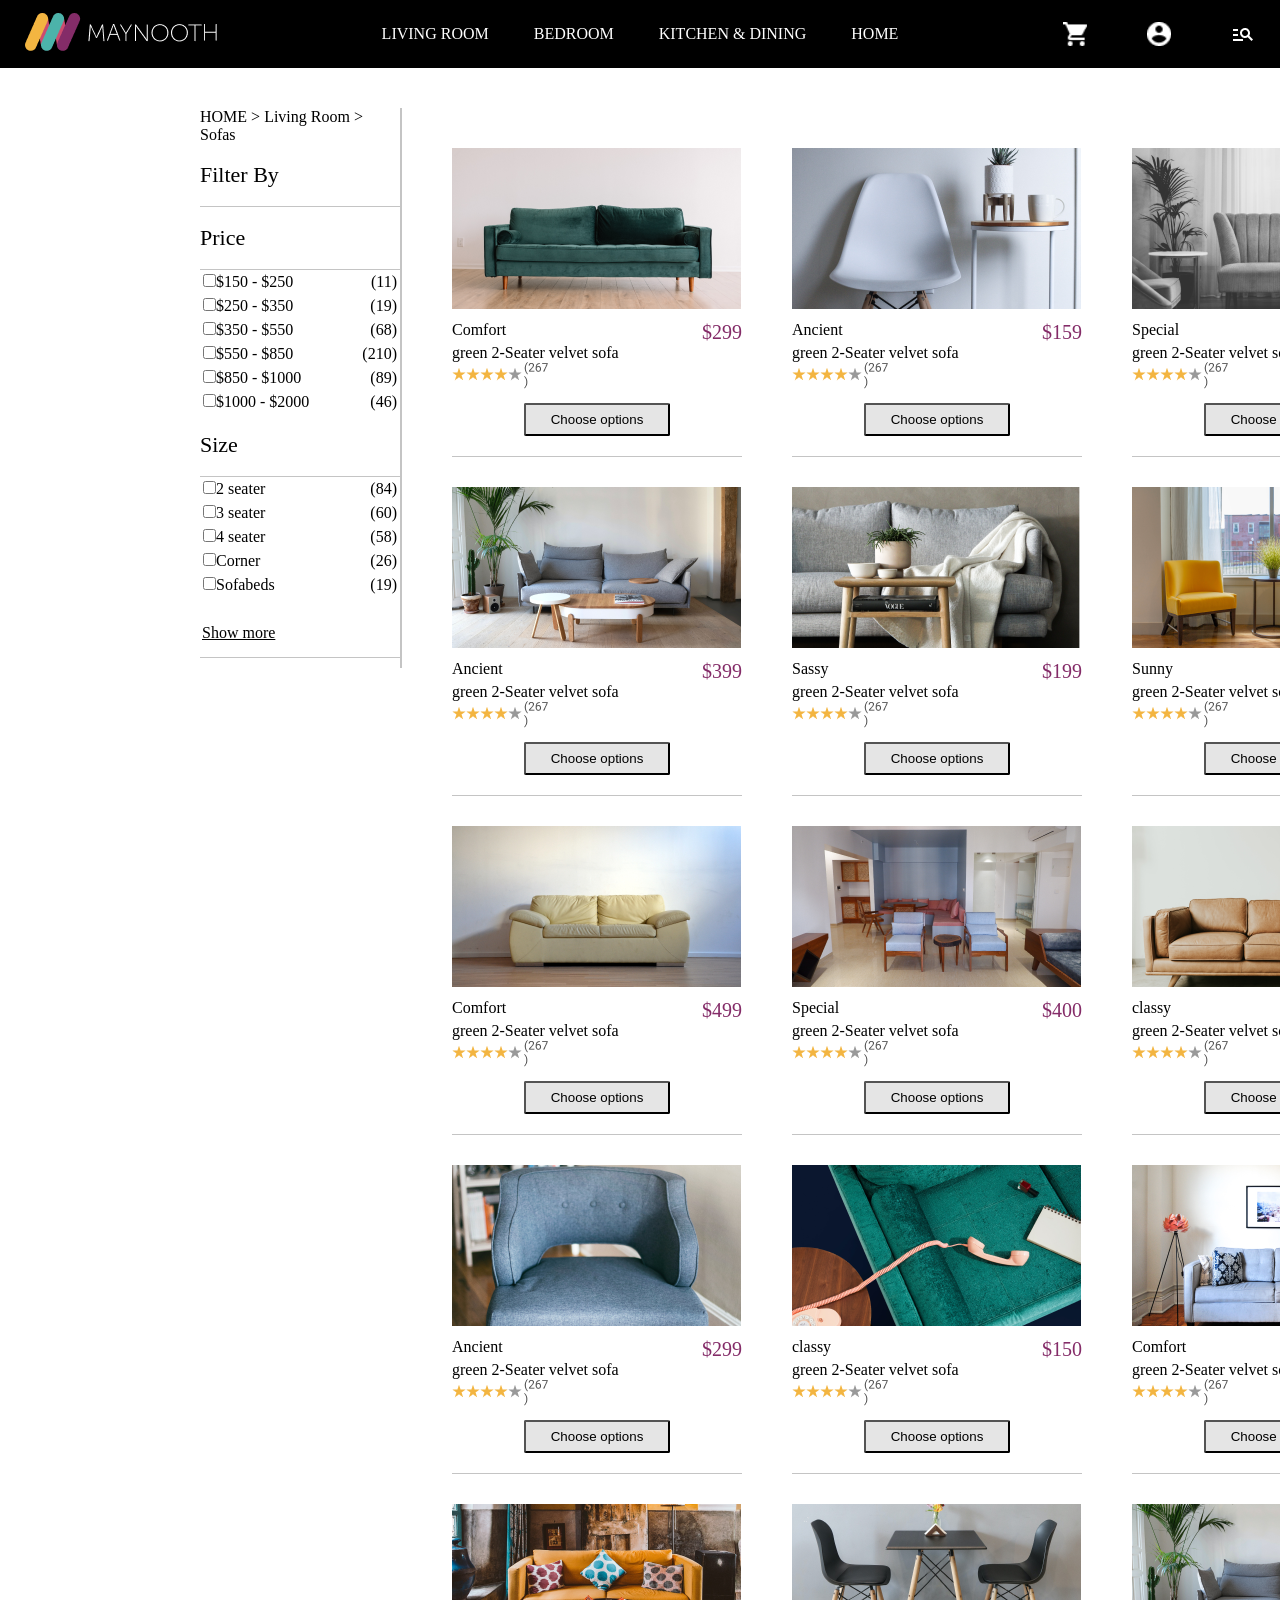
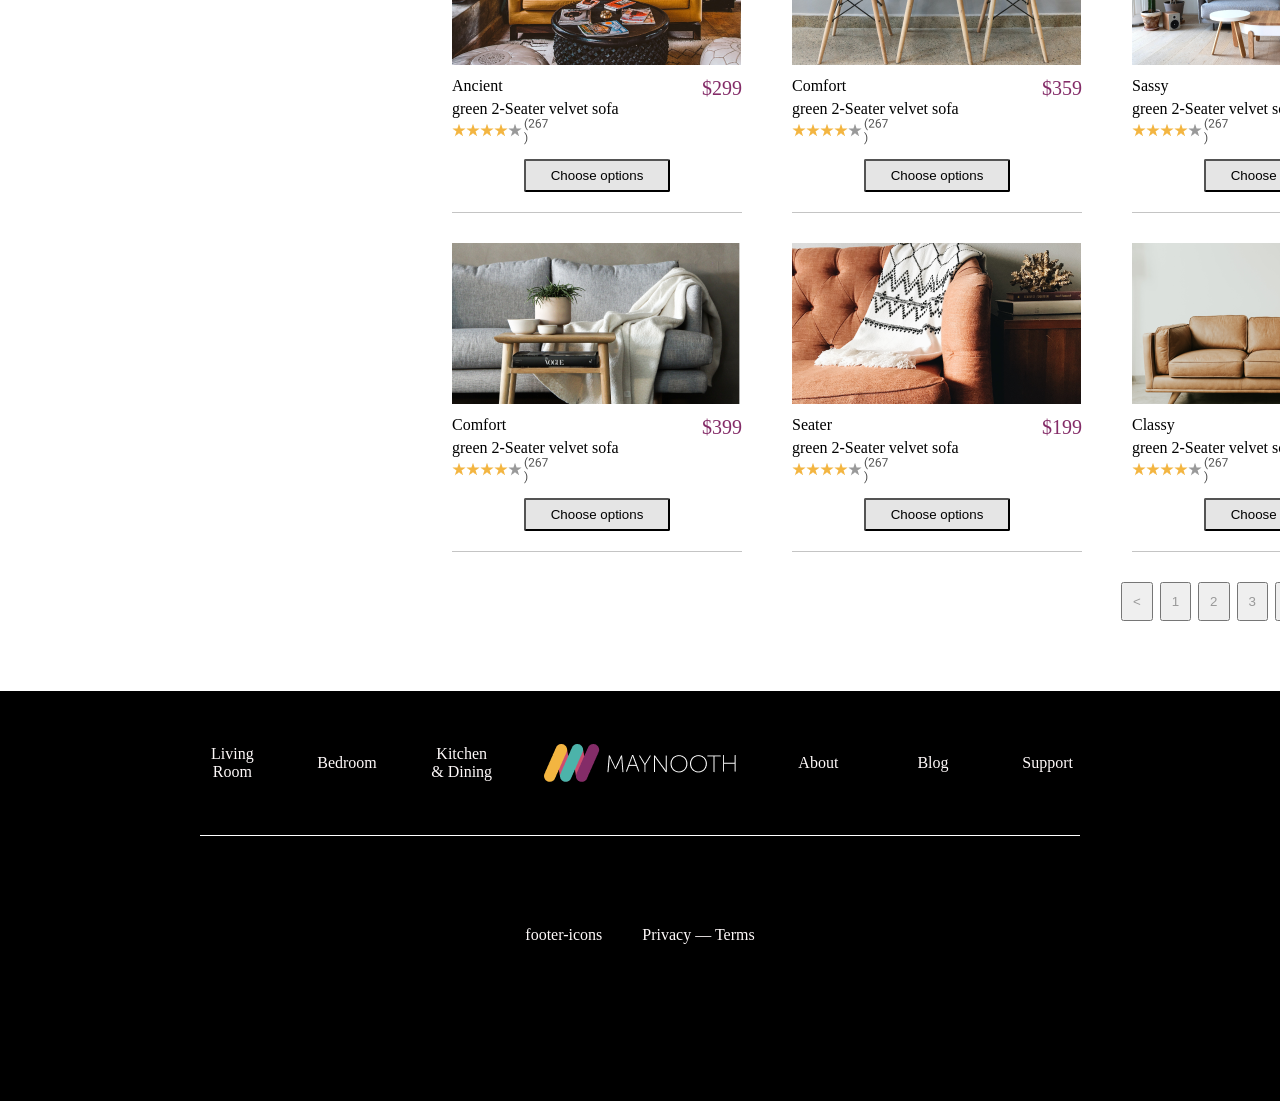
<file: category.html>
<!doctype html>
<html lang="en">
  <head>
    <meta charset="UTF-8" />
    <meta name="viewport" content="width=device-width, initial-scale=1.0" />
    <title>Category</title>
    <link rel="stylesheet" href="./css/style.css" />
  </head>
  <body>
    <div class="contener">
      <header>
        <nav>
          <div class="logo">
            <img src="./images/Logo-Maynooth-Option1 1.png" alt="" />
          </div>
          <div class="a">
            <a href="./living.html">LIVING ROOM</a>
            <a href="#">BEDROOM</a>
            <a href="#">KITCHEN & DINING</a>
            <a href="./index.html">HOME</a>
          </div>
          <div class="icons">
            <img src="./images/Vector.png" alt="" />
            <img src="./images/Vector (1).png" alt="" />
            <img src="./images/manage_search_black_24dp 1.png" alt="" />
          </div>
        </nav>
      </header>
      <main>
        <div class="category-main">
            <div class="main-one">
          <p>HOME > Living Room > Sofas</p>
          <h2>Filter By</h2>
          <h2>Price</h2>
          <div class="umum">
            <div class="ps">
              <label for="">
                <p><input type="checkbox" />$150 - $250</p>
                <p>(11)</p>
              </label>
              <label for="">
                <p><input type="checkbox" />$250 - $350</p>
                <p>(19)</p>
              </label>
              <label for="">
                <p><input type="checkbox" />$350 - $550</p>
                <p>(68)</p>
              </label>
              <label for="">
                <p><input type="checkbox" />$550 - $850</p>
                <p>(210)</p>
              </label>
              <label for="">
                <p><input type="checkbox" />$850 - $1000</p>
                <p>(89)</p>
              </label>
              <label for="">
                <p><input type="checkbox" />$1000 - $2000</p>
                <p>(46)</p>
              </label>
            </div>
            <div class="ps">
              <h2>Size</h2>
              <label for="">
                <p><input type="checkbox" />2 seater</p>
                <p>(84)</p>
              </label>
              <label for="">
                <p><input type="checkbox" />3 seater</p>
                <p>(60)</p>
              </label>
              <label for="">
                <p><input type="checkbox" />4 seater</p>
                <p>(58)</p>
              </label>
              <label for="">
                <p><input type="checkbox" />Corner</p>
                <p>(26)</p>
              </label>
              <label for="">
                <p><input type="checkbox" />Sofabeds</p>
                <p>(19)</p>
              </label>
              <a href="#">Show more</a>
            </div>
          </div>
        </div>
        <div class="main-two">
          <div class="main-two-kards">
            <div class="tree-kards">
              <div class="kard">
                <a href="./product.html">
                  <img src="./images/Rectangle 35.png" alt=""
                /></a>
                <div class="kard-medium">
                  <p>Comfort</p>
                  <span>$299</span>
                </div>
                <p>green 2-Seater velvet sofa</p>
                <img src="./images/star-rating.png" alt="" />
                <button>Choose options</button>
              </div>
              <div class="kard">
                <img src="./images/Rectangle 35 (1).png" alt="" />
                <div class="kard-medium">
                  <p>Ancient</p>
                  <span>$159</span>
                </div>
                <p>green 2-Seater velvet sofa</p>
                <img src="./images/star-rating.png" alt="" />
                <button>Choose options</button>
              </div>
              <div class="kard">
                <img src="./images/Rectangle 35 (2).png" alt="" />
                <div class="kard-medium">
                  <p>Special</p>
                  <span>$499</span>
                </div>
                <p>green 2-Seater velvet sofa</p>
                <img src="./images/star-rating.png" alt="" />
                <button>Choose options</button>
              </div>
            </div>

            <!-- 1 -->
            <div class="tree-kards">
              <div class="kard">
                <img src="./images/Rectangle 35 (3).png" alt="" />
                <div class="kard-medium">
                  <p>Ancient</p>
                  <span>$399</span>
                </div>
                <p>green 2-Seater velvet sofa</p>
                <img src="./images/star-rating.png" alt="" />
                <button>Choose options</button>
              </div>

              <div class="kard">
                <img src="./images/Rectangle 35 (4).png" alt="" />
                <div class="kard-medium">
                  <p>Sassy</p>
                  <span>$199</span>
                </div>
                <p>green 2-Seater velvet sofa</p>
                <img src="./images/star-rating.png" alt="" />
                <button>Choose options</button>
              </div>

              <div class="kard">
                <img src="./images/Rectangle 35 (5).png" alt="" />
                <div class="kard-medium">
                  <p>Sunny</p>
                  <span>$299</span>
                </div>
                <p>green 2-Seater velvet sofa</p>
                <img src="./images/star-rating.png" alt="" />
                <button>Choose options</button>
              </div>
            </div>
            <!-- 2 -->
            <div class="tree-kards">
              <div class="kard">
                <img src="./images/Rectangle 35 (6).png" alt="" />
                <div class="kard-medium">
                  <p>Comfort</p>
                  <span>$499</span>
                </div>
                <p>green 2-Seater velvet sofa</p>
                <img src="./images/star-rating.png" alt="" />
                <button>Choose options</button>
              </div>

              <div class="kard">
                <img src="./images/Rectangle 35 (7).png" alt="" />
                <div class="kard-medium">
                  <p>Special</p>
                  <span>$400</span>
                </div>
                <p>green 2-Seater velvet sofa</p>
                <img src="./images/star-rating.png" alt="" />
                <button>Choose options</button>
              </div>

              <div class="kard">
                <img src="./images/Rectangle 35 (8).png" alt="" />
                <div class="kard-medium">
                  <p>classy</p>
                  <span>$699</span>
                </div>
                <p>green 2-Seater velvet sofa</p>
                <img src="./images/star-rating.png" alt="" />
                <button>Choose options</button>
              </div>
            </div>
            <!-- 3 -->
            <div class="tree-kards">
              <div class="kard">
                <img src="./images/Rectangle 35 (9).png" alt="" />
                <div class="kard-medium">
                  <p>Ancient</p>
                  <span>$299</span>
                </div>
                <p>green 2-Seater velvet sofa</p>
                <img src="./images/star-rating.png" alt="" />
                <button>Choose options</button>
              </div>

              <div class="kard">
                <img src="./images/Rectangle 35 (10).png" alt="" />
                <div class="kard-medium">
                  <p>classy</p>
                  <span>$150</span>
                </div>
                <p>green 2-Seater velvet sofa</p>
                <img src="./images/star-rating.png" alt="" />
                <button>Choose options</button>
              </div>

              <div class="kard">
                <img src="./images/Rectangle 35 (11).png" alt="" />
                <div class="kard-medium">
                  <p>Comfort</p>
                  <span>$250</span>
                </div>
                <p>green 2-Seater velvet sofa</p>
                <img src="./images/star-rating.png" alt="" />
                <button>Choose options</button>
              </div>
            </div>
            <!-- 4 -->
            <div class="tree-kards">
              <div class="kard">
                <img src="./images/Rectangle 35 (12).png" alt="" />
                <div class="kard-medium">
                  <p>Ancient</p>
                  <span>$299</span>
                </div>
                <p>green 2-Seater velvet sofa</p>
                <img src="./images/star-rating.png" alt="" />
                <button>Choose options</button>
              </div>

              <div class="kard">
                <img src="./images/Rectangle 35 (13).png" alt="" />
                <div class="kard-medium">
                  <p>Comfort</p>
                  <span>$359</span>
                </div>
                <p>green 2-Seater velvet sofa</p>
                <img src="./images/star-rating.png" alt="" />
                <button>Choose options</button>
              </div>

              <div class="kard">
                <img src="./images/Rectangle 35 (3).png" alt="" />
                <div class="kard-medium">
                  <p>Sassy</p>
                  <span>$449</span>
                </div>
                <p>green 2-Seater velvet sofa</p>
                <img src="./images/star-rating.png" alt="" />
                <button>Choose options</button>
              </div>
            </div>

            <!-- 5 -->
            <div class="tree-kards">
              <div class="kard">
                <img src="./images/Rectangle 35 (4).png" alt="" />
                <div class="kard-medium">
                  <p>Comfort</p>
                  <span>$399</span>
                </div>
                <p>green 2-Seater velvet sofa</p>
                <img src="./images/star-rating.png" alt="" />
                <button>Choose options</button>
              </div>

              <div class="kard">
                <img src="./images/Rectangle 35 (14).png" alt="" />
                <div class="kard-medium">
                  <p>Seater</p>
                  <span>$199</span>
                </div>
                <p>green 2-Seater velvet sofa</p>
                <img src="./images/star-rating.png" alt="" />
                <button>Choose options</button>
              </div>

              <div class="kard">
                <img src="./images/Rectangle 35 (8).png" alt="" />
                <div class="kard-medium">
                  <p>Classy</p>
                  <span>$269</span>
                </div>
                <p>green 2-Seater velvet sofa</p>
                <img src="./images/star-rating.png" alt="" />
                <button>Choose options</button>
              </div>
            </div>
            <!-- 6 -->
          </div>
          <div class="buttons">
            <button><</button>
            <button>1</button>
            <button>2</button>
            <button>3</button>
            <button>4</button>
            <button>5</button>
            <button>6</button>
            <button>></button>
          </div>
        </div>
        </div>
      </main>
      <footer>
        <div class="footer-links">
          <a href="#">Living Room</a>
          <a href="#">Bedroom</a>
          <a href="#">Kitchen & Dining</a>
          <img src="./images/Logo-Maynooth-Option1 1.png" alt="" />
          <a href="#">About</a>
          <a href="#">Blog</a>
          <a href="#">Support</a>
        </div>
        <div class="footer-icons">
          <i class="fa-brands fa-google-plus"></i>
          <i class="fa-brands fa-square-instagram"></i>
          <i class="fa-brands fa-square-twitter"></i>
          <i class="fa-brands fa-facebook"></i>
          <div class="p">
            <p>footer-icons</p>
            <p>Privacy — Terms</p>
          </div>
        </div>
      </footer>
    </div>
  </body>
</html>
</file>
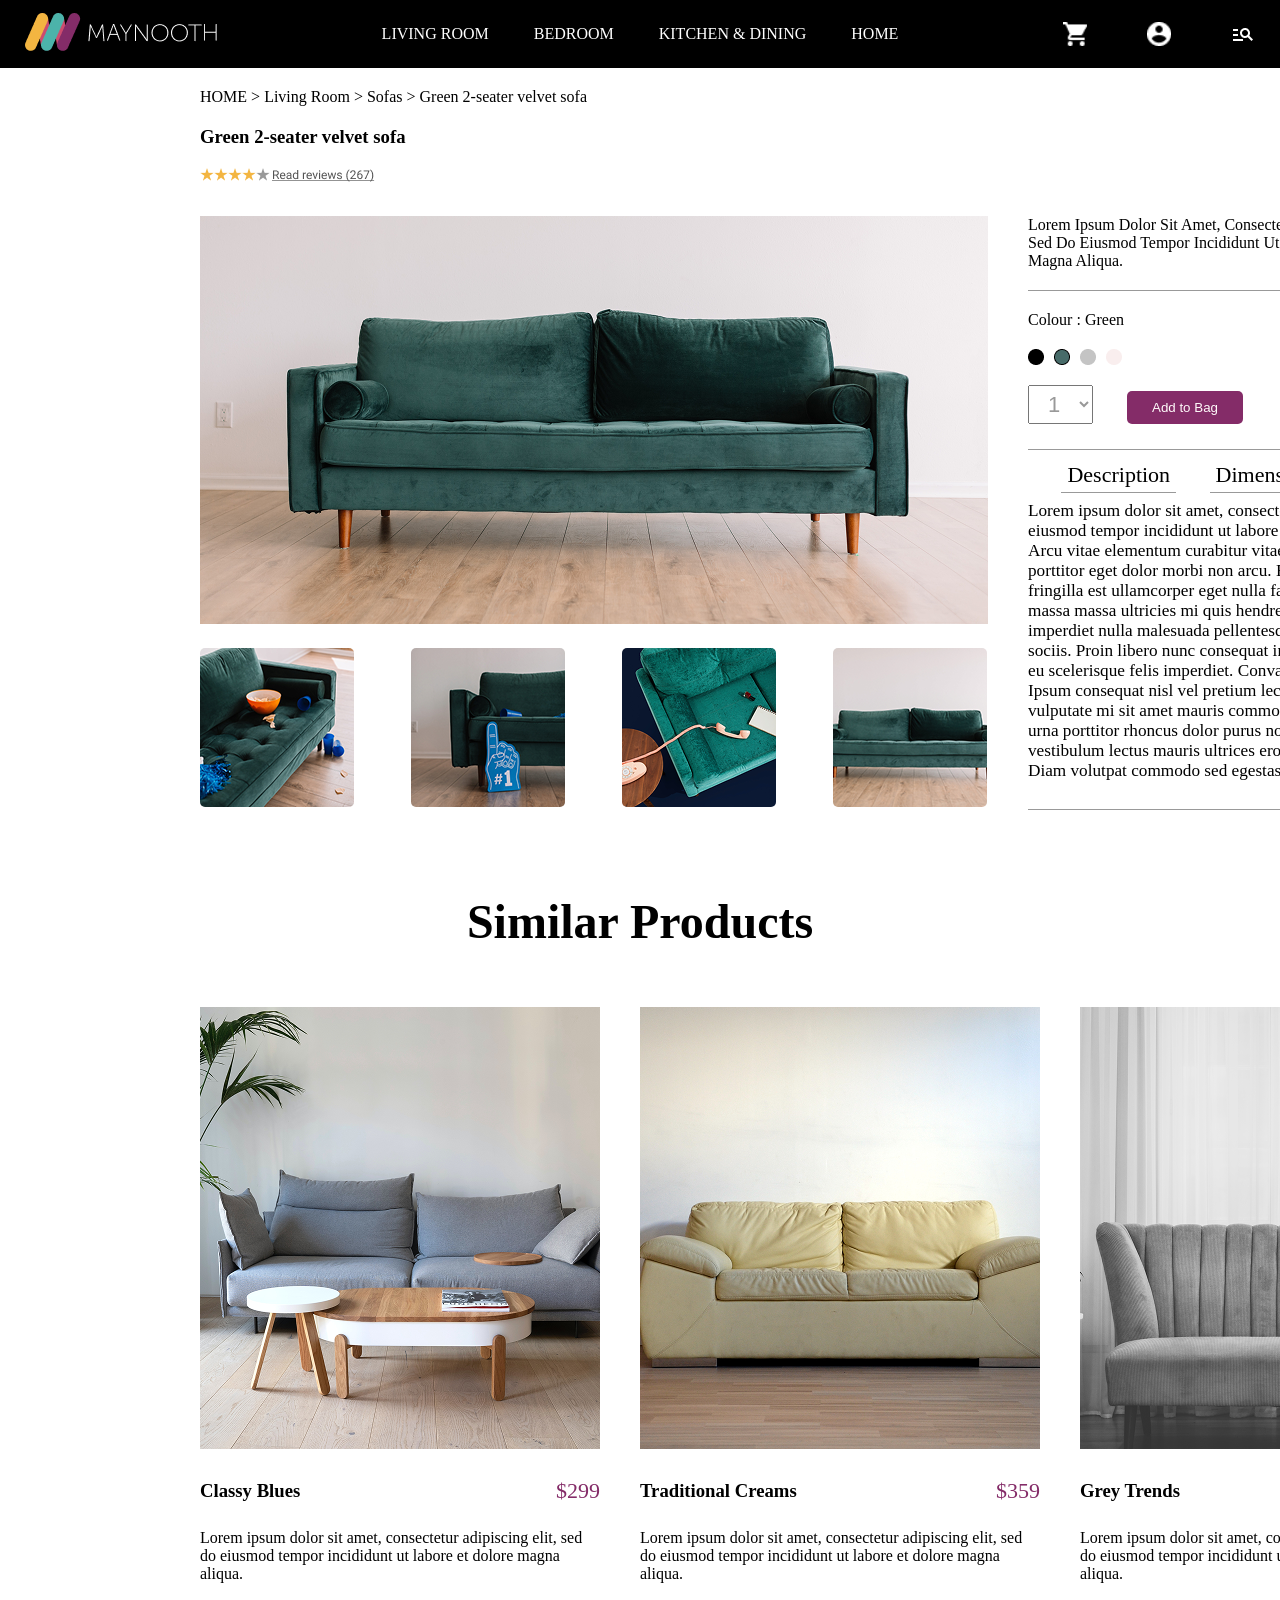
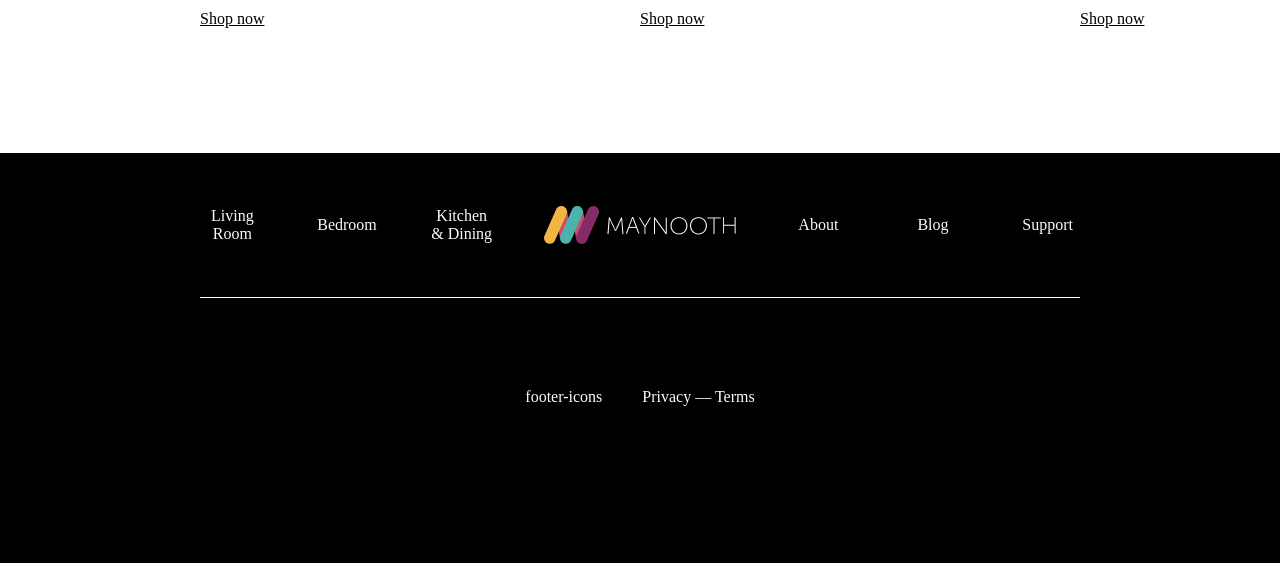
<file: product.html>
<!doctype html>
<html lang="en">
  <head>
    <meta charset="UTF-8" />
    <meta name="viewport" content="width=device-width, initial-scale=1.0" />
    <title>Products</title>
    <link rel="stylesheet" href="./css/style.css" />
  </head>
  <body>
    <header>
      <nav>
        <div class="logo">
          <img src="./images/Logo-Maynooth-Option1 1.png" alt="" />
        </div>
        <div class="a">
          <a href="./living.html">LIVING ROOM</a>
          <a href="#">BEDROOM</a>
          <a href="#">KITCHEN & DINING</a>
          <a href="./index.html">HOME</a>
        </div>
        <div class="icons">
          <img src="./images/Vector.png" alt="" />
          <img src="./images/Vector (1).png" alt="" />
          <img src="./images/manage_search_black_24dp 1.png" alt="" />
        </div>
      </nav>
      <div class="product-header">
        <p>HOME > Living Room > Sofas > Green 2-seater velvet sofa</p>
        <h3>Green 2-seater velvet sofa</h3>
        <img src="./images/star-rating (1).png" alt="" />
      </div>
    </header>
    <main>
      <div class="main-products">
        <div class="product-main-one">
          <div class="images">
            <img src="./images/Rectangle 47.png" alt="" />
            <div class="imgs">
              <a href="./product1.html"> <img src="./images/Rectangle 48.png" alt="" /></a>
              <a href="./product2.html"><img src="./images/Rectangle 49.png" alt="" /></a>
              <a href="./product3.html"><img src="./images/Rectangle 50.png" alt="" /></a>
              <a href="./product.html"><img src="./images/Rectangle 51.png" alt="" /></a>
            </div>
          </div>
        </div>
        <div class="product-main-two">
          <div class="text-top">
            <p>
              Lorem Ipsum Dolor Sit Amet, Consectetur Adipiscing Elit, Sed Do
              Eiusmod Tempor Incididunt Ut Labore Et Dolore Magna Aliqua.
            </p>
            <span>$299</span>
          </div>
          <div class="text-medium">
            <p>Colour : Green</p>
            <div class="img-circle">
              <img src="./images/Ellipse 3.png" alt="" />
              <img src="./images/Ellipse 4.png" alt="" />
              <img src="./images/Ellipse 5.png" alt="" />
              <img src="./images/Ellipse 6.png" alt="" />
            </div>
            <select name="1" id="" placeholder="1">
              <option value="">1</option>
              <option value="">2</option>
              <option value="">3</option>
            </select>
            <button>Add to Bag</button>
          </div>
          <div class="text-botton">
            <div class="ps">
              <p>Description</p>
              <p>Dimensions</p>
              <p>Details</p>
            </div>
            <p>
              Lorem ipsum dolor sit amet, consectetur adipiscing elit, sed do
              eiusmod tempor incididunt ut labore et dolore magna aliqua. Arcu
              vitae elementum curabitur vitae. Pellentesque sit amet porttitor
              eget dolor morbi non arcu. Elementum facilisis leo vel fringilla
              est ullamcorper eget nulla facilisi. Pharetra pharetra massa massa
              ultricies mi quis hendrerit dolor. Tempus imperdiet nulla
              malesuada pellentesque elit eget gravida cum sociis. Proin libero
              nunc consequat interdum. Metus vulputate eu scelerisque felis
              imperdiet. Convallis a cras semper auctor. Ipsum consequat nisl
              vel pretium lectus. Auctor elit sed vulputate mi sit amet mauris
              commodo quis. Magna fringilla urna porttitor rhoncus dolor purus
              non enim. Placerat vestibulum lectus mauris ultrices eros in
              cursus turpis massa. Diam volutpat commodo sed egestas egestas
              fringilla phasellus.
            </p>
          </div>
        </div>
      </div>
      <div class="product-main">
        <div class="text-product">
          <h1>Similar Products</h1>
        </div>
        <div class="kard-group">
          <div class="kard">
            <img src="./images/Rectangle 2 (3).png" alt="" />
            <div class="sum">
              <h3>Classy Blues</h3>
              <span>$299</span>
            </div>
            <p>
              Lorem ipsum dolor sit amet, consectetur adipiscing elit, sed do
              eiusmod tempor incididunt ut labore et dolore magna aliqua.
            </p>
            <a href="#">Shop now</a>
          </div>
          <div class="kard">
            <img src="./images/Rectangle 2 (4).png" alt="" />
            <div class="sum">
              <h3>Traditional Creams</h3>
              <span>$359</span>
            </div>
            <p>
              Lorem ipsum dolor sit amet, consectetur adipiscing elit, sed do
              eiusmod tempor incididunt ut labore et dolore magna aliqua.
            </p>
            <a href="#">Shop now</a>
          </div>
          <div class="kard">
            <img src="./images/Rectangle 2 (5).png" alt="" />
            <div class="sum">
              <h3>Grey Trends</h3>
              <span>$599</span>
            </div>
            <p>
              Lorem ipsum dolor sit amet, consectetur adipiscing elit, sed do
              eiusmod tempor incididunt ut labore et dolore magna aliqua.
            </p>
            <a href="#">Shop now</a>
          </div>
        </div>
      </div>
    </main>
    <footer>
        <div class="footer-links">
          <a href="#">Living Room</a>
          <a href="#">Bedroom</a>
          <a href="#">Kitchen & Dining</a>
          <img src="./images/Logo-Maynooth-Option1 1.png" alt="" />
          <a href="#">About</a>
          <a href="#">Blog</a>
          <a href="#">Support</a>
        </div>
        <div class="footer-icons">
          <i class="fa-brands fa-google-plus"></i>
          <i class="fa-brands fa-square-instagram"></i>
          <i class="fa-brands fa-square-twitter"></i>
          <i class="fa-brands fa-facebook"></i>
          <div class="p">
            <p>footer-icons</p>
            <p>Privacy — Terms</p>
          </div>
        </div>
      </footer>
  </body>
</html>
</file>
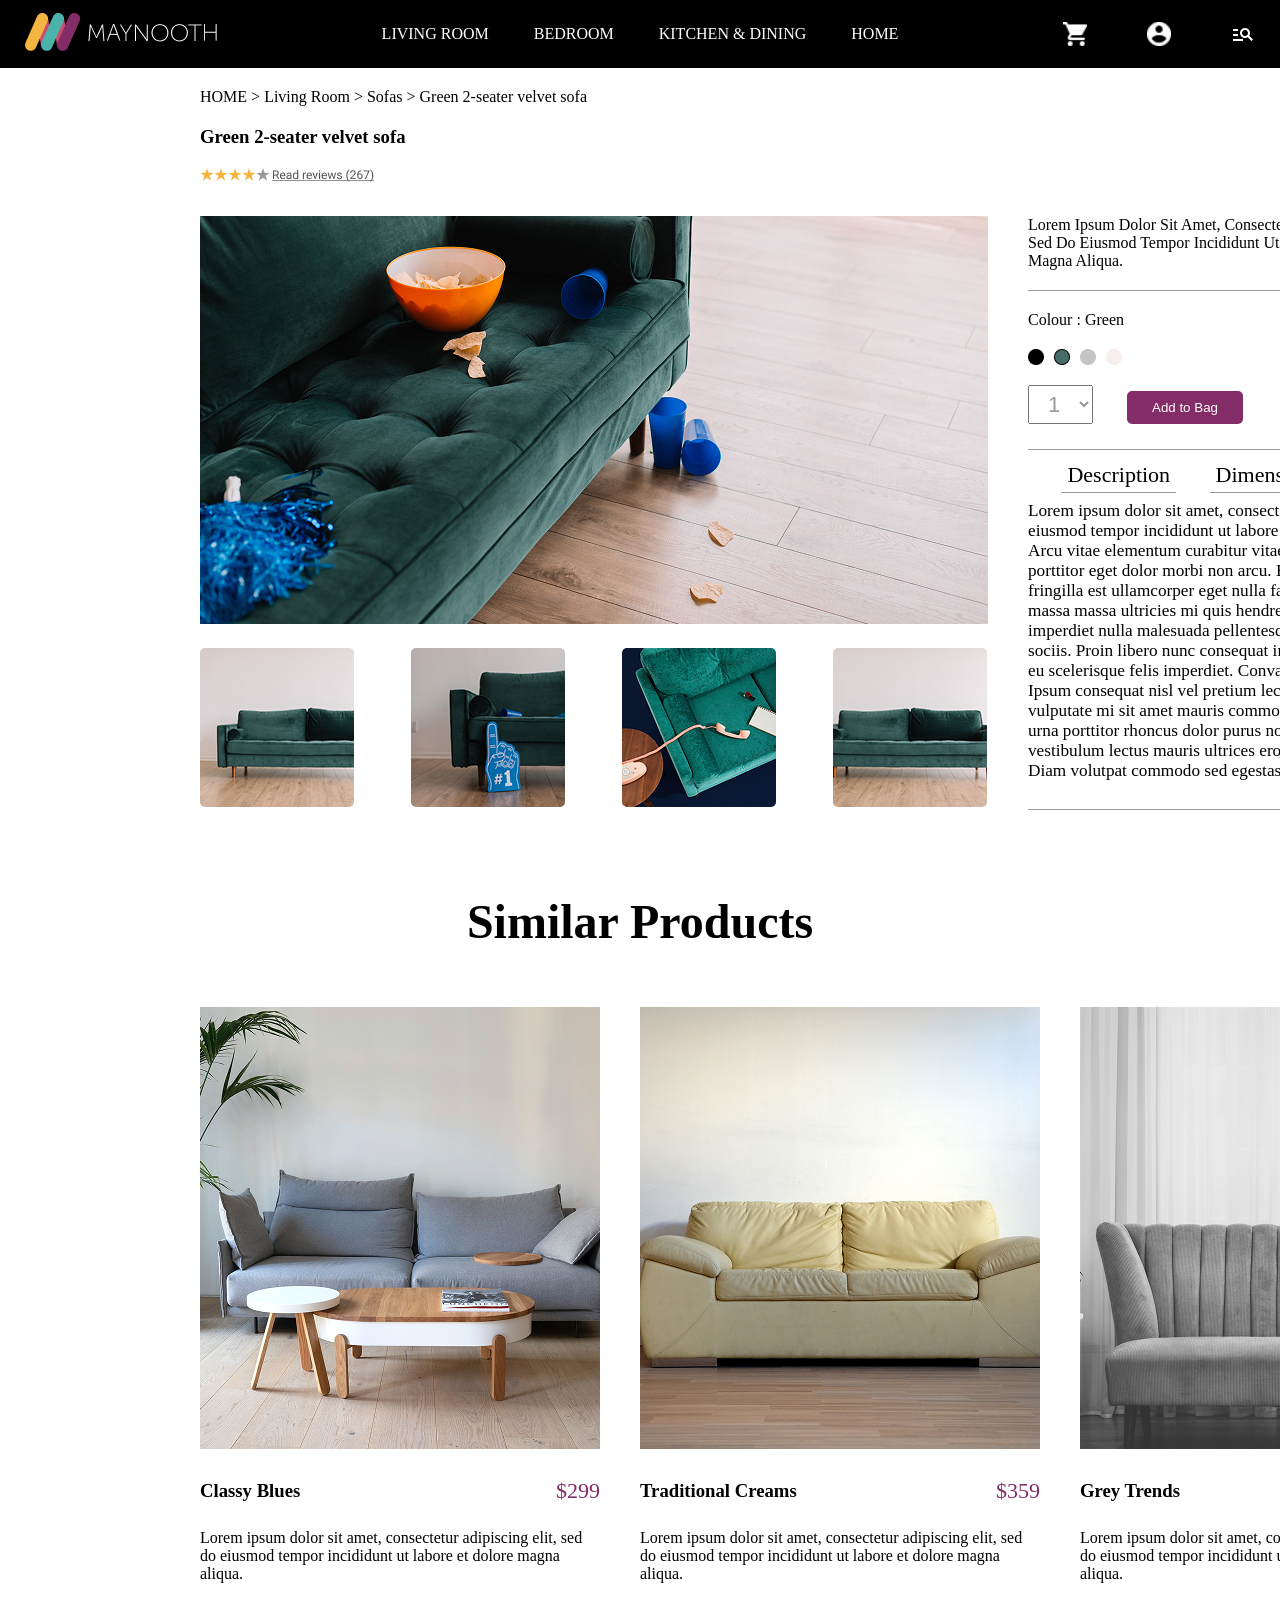
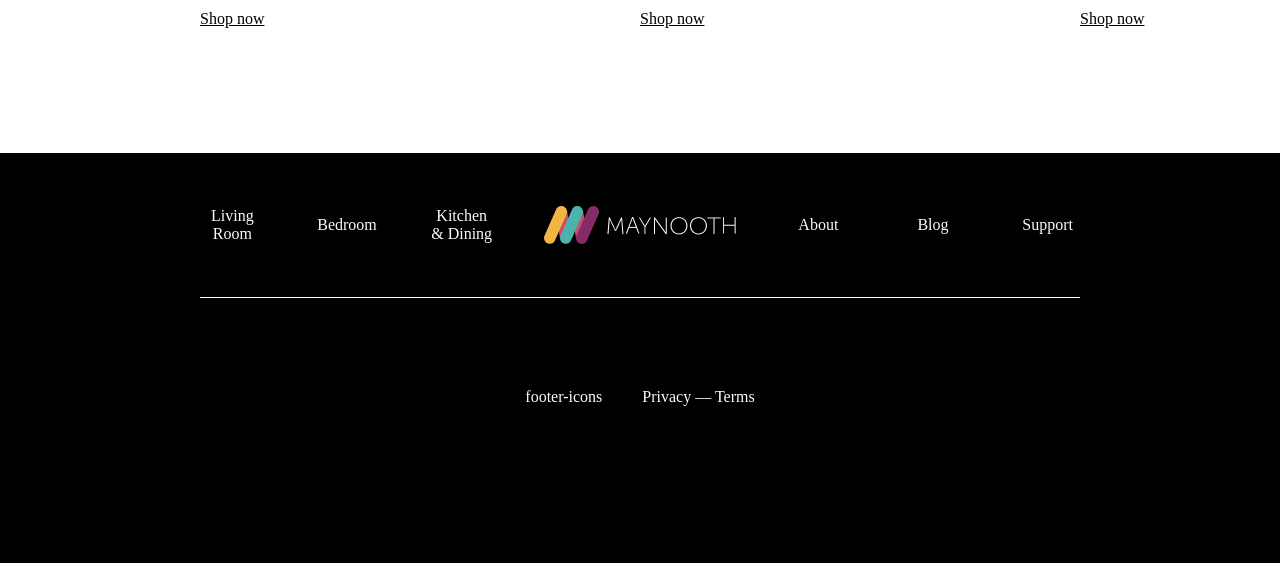
<file: product1.html>
<!doctype html>
<html lang="en">
  <head>
    <meta charset="UTF-8" />
    <meta name="viewport" content="width=device-width, initial-scale=1.0" />
    <title>Products-one</title>
    <link rel="stylesheet" href="./css/style.css" />
  </head>
  <body>
    <header>
      <nav>
        <div class="logo">
          <img src="./images/Logo-Maynooth-Option1 1.png" alt="" />
        </div>
        <div class="a">
          <a href="./living.html">LIVING ROOM</a>
          <a href="#">BEDROOM</a>
          <a href="#">KITCHEN & DINING</a>
          <a href="./index.html">HOME</a>
        </div>
        <div class="icons">
          <img src="./images/Vector.png" alt="" />
          <img src="./images/Vector (1).png" alt="" />
          <img src="./images/manage_search_black_24dp 1.png" alt="" />
        </div>
      </nav>
      <div class="product-header">
        <p>HOME > Living Room > Sofas > Green 2-seater velvet sofa</p>
        <h3>Green 2-seater velvet sofa</h3>
        <img src="./images/star-rating (1).png" alt="" />
      </div>
    </header>
    <main>
      <div class="main-products">
        <div class="product-main-one">
          <div class="images">
            <img src="./images/Rectangle 47 (1).png" alt="" />
            <div class="imgs">
              <a href="./product.html"> <img src="./images/Rectangle 48 (1).png" alt="" /></a>
              <a href="./product2.html"><img src="./images/Rectangle 49.png" alt="" /></a>
              <a href="./product3.html"><img src="./images/Rectangle 50.png" alt="" /></a>
              <a href="./product.html"><img src="./images/Rectangle 51.png" alt="" /></a>
            </div>
          </div>
        </div>
        <div class="product-main-two">
          <div class="text-top">
            <p>
              Lorem Ipsum Dolor Sit Amet, Consectetur Adipiscing Elit, Sed Do
              Eiusmod Tempor Incididunt Ut Labore Et Dolore Magna Aliqua.
            </p>
            <span>$299</span>
          </div>
          <div class="text-medium">
            <p>Colour : Green</p>
            <div class="img-circle">
              <img src="./images/Ellipse 3.png" alt="" />
              <img src="./images/Ellipse 4.png" alt="" />
              <img src="./images/Ellipse 5.png" alt="" />
              <img src="./images/Ellipse 6.png" alt="" />
            </div>
            <select name="1" id="" placeholder="1">
              <option value="">1</option>
              <option value="">2</option>
              <option value="">3</option>
            </select>
            <button>Add to Bag</button>
          </div>
          <div class="text-botton">
            <div class="ps">
              <p>Description</p>
              <p>Dimensions</p>
              <p>Details</p>
            </div>
            <p>
              Lorem ipsum dolor sit amet, consectetur adipiscing elit, sed do
              eiusmod tempor incididunt ut labore et dolore magna aliqua. Arcu
              vitae elementum curabitur vitae. Pellentesque sit amet porttitor
              eget dolor morbi non arcu. Elementum facilisis leo vel fringilla
              est ullamcorper eget nulla facilisi. Pharetra pharetra massa massa
              ultricies mi quis hendrerit dolor. Tempus imperdiet nulla
              malesuada pellentesque elit eget gravida cum sociis. Proin libero
              nunc consequat interdum. Metus vulputate eu scelerisque felis
              imperdiet. Convallis a cras semper auctor. Ipsum consequat nisl
              vel pretium lectus. Auctor elit sed vulputate mi sit amet mauris
              commodo quis. Magna fringilla urna porttitor rhoncus dolor purus
              non enim. Placerat vestibulum lectus mauris ultrices eros in
              cursus turpis massa. Diam volutpat commodo sed egestas egestas
              fringilla phasellus.
            </p>
          </div>
        </div>
      </div>
      <div class="product-main">
        <div class="text-product">
          <h1>Similar Products</h1>
        </div>
        <div class="kard-group">
          <div class="kard">
            <img src="./images/Rectangle 2 (3).png" alt="" />
            <div class="sum">
              <h3>Classy Blues</h3>
              <span>$299</span>
            </div>
            <p>
              Lorem ipsum dolor sit amet, consectetur adipiscing elit, sed do
              eiusmod tempor incididunt ut labore et dolore magna aliqua.
            </p>
            <a href="#">Shop now</a>
          </div>
          <div class="kard">
            <img src="./images/Rectangle 2 (4).png" alt="" />
            <div class="sum">
              <h3>Traditional Creams</h3>
              <span>$359</span>
            </div>
            <p>
              Lorem ipsum dolor sit amet, consectetur adipiscing elit, sed do
              eiusmod tempor incididunt ut labore et dolore magna aliqua.
            </p>
            <a href="#">Shop now</a>
          </div>
          <div class="kard">
            <img src="./images/Rectangle 2 (5).png" alt="" />
            <div class="sum">
              <h3>Grey Trends</h3>
              <span>$599</span>
            </div>
            <p>
              Lorem ipsum dolor sit amet, consectetur adipiscing elit, sed do
              eiusmod tempor incididunt ut labore et dolore magna aliqua.
            </p>
            <a href="#">Shop now</a>
          </div>
        </div>
      </div>
    </main>
    <footer>
        <div class="footer-links">
          <a href="#">Living Room</a>
          <a href="#">Bedroom</a>
          <a href="#">Kitchen & Dining</a>
          <img src="./images/Logo-Maynooth-Option1 1.png" alt="" />
          <a href="#">About</a>
          <a href="#">Blog</a>
          <a href="#">Support</a>
        </div>
        <div class="footer-icons">
          <i class="fa-brands fa-google-plus"></i>
          <i class="fa-brands fa-square-instagram"></i>
          <i class="fa-brands fa-square-twitter"></i>
          <i class="fa-brands fa-facebook"></i>
          <div class="p">
            <p>footer-icons</p>
            <p>Privacy — Terms</p>
          </div>
        </div>
      </footer>
  </body>
</html>
</file>
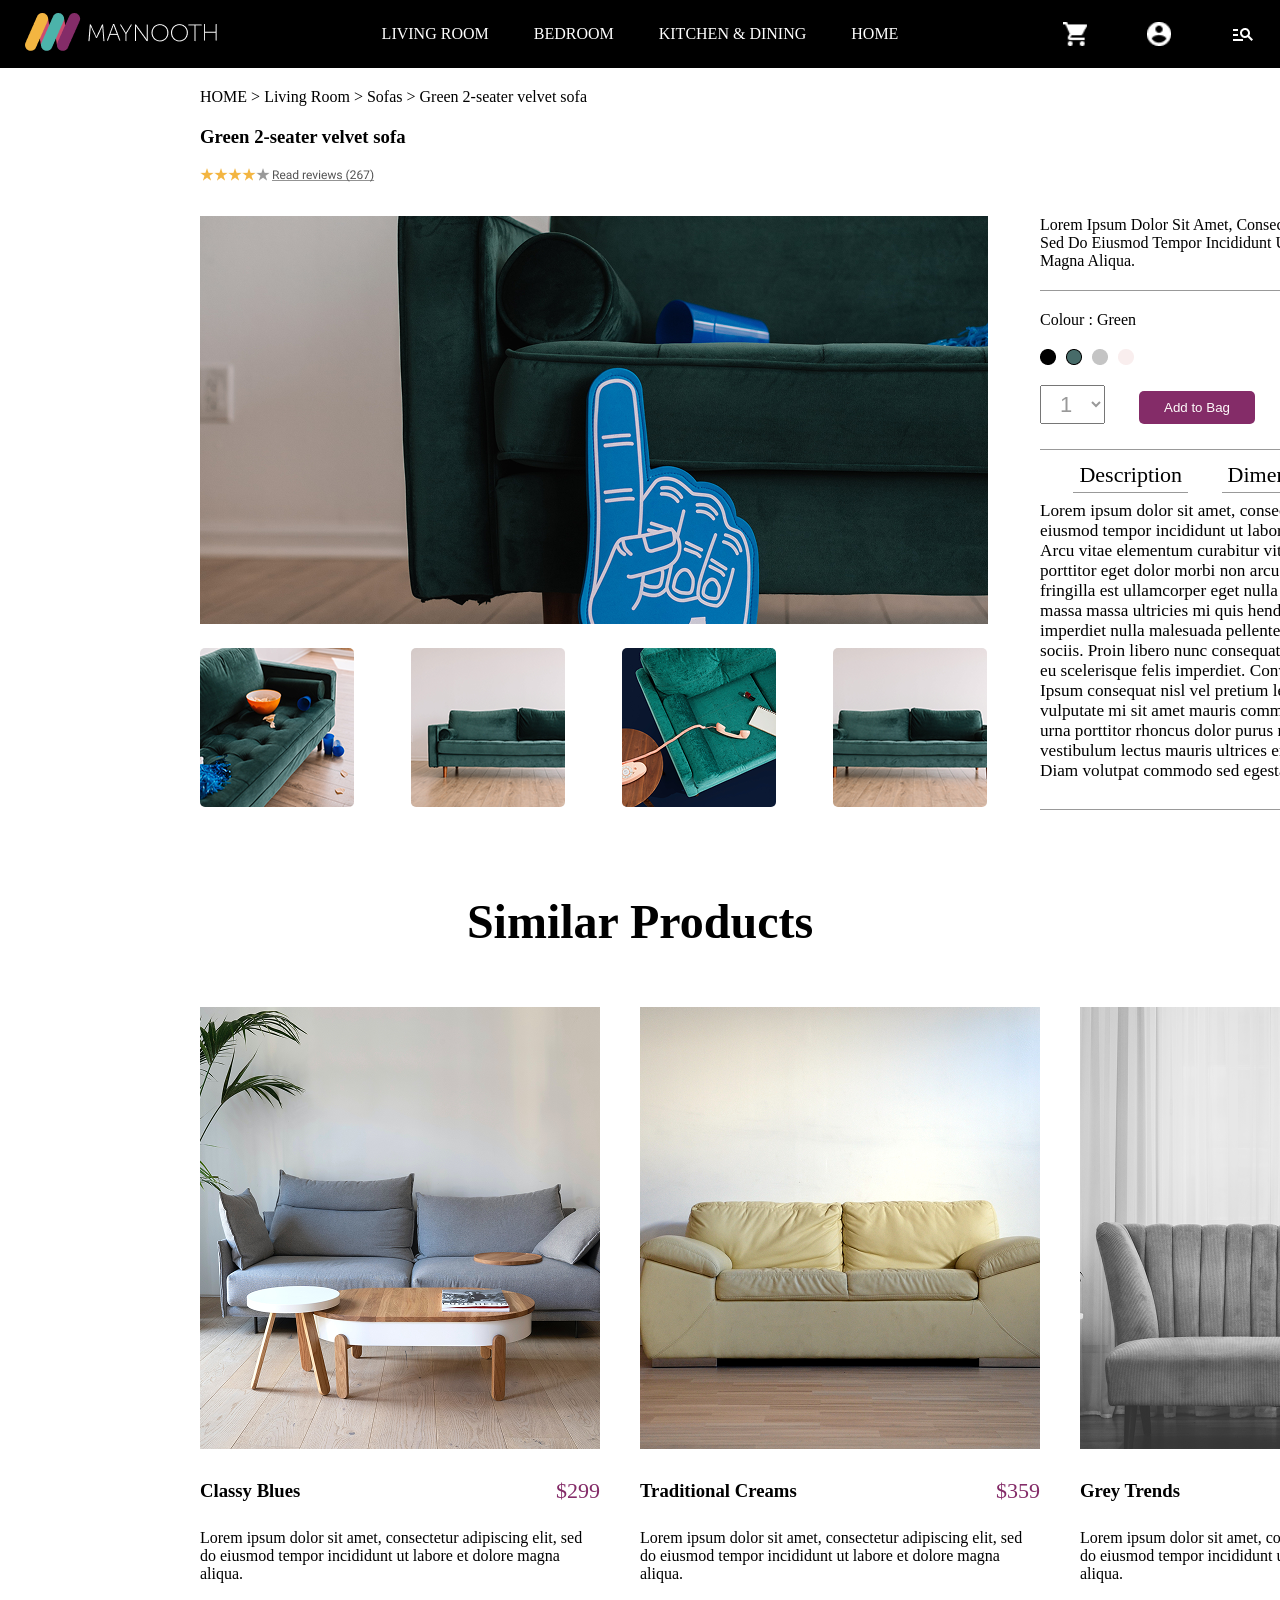
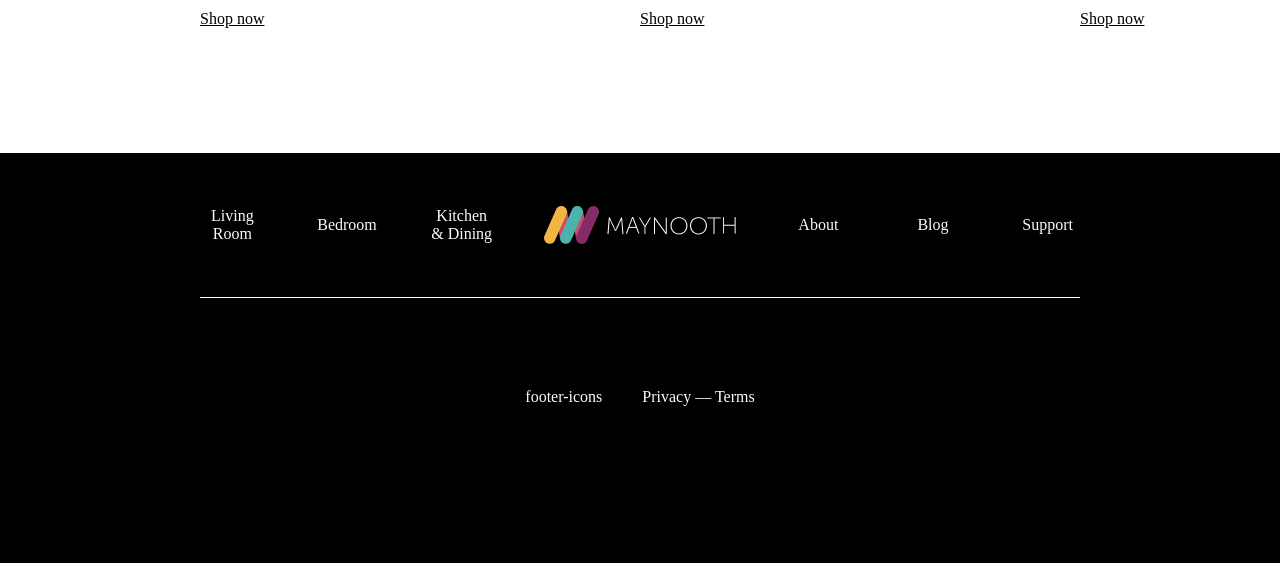
<file: product2.html>
<!doctype html>
<html lang="en">
  <head>
    <meta charset="UTF-8" />
    <meta name="viewport" content="width=device-width, initial-scale=1.0" />
    <title>Products-two</title>
    <link rel="stylesheet" href="./css/style.css" />
  </head>
  <body>
    <header>
      <nav>
        <div class="logo">
          <img src="./images/Logo-Maynooth-Option1 1.png" alt="" />
        </div>
        <div class="a">
          <a href="./living.html">LIVING ROOM</a>
          <a href="#">BEDROOM</a>
          <a href="#">KITCHEN & DINING</a>
          <a href="./index.html">HOME</a>
        </div>
        <div class="icons">
          <img src="./images/Vector.png" alt="" />
          <img src="./images/Vector (1).png" alt="" />
          <img src="./images/manage_search_black_24dp 1.png" alt="" />
        </div>
      </nav>
      <div class="product-header">
        <p>HOME > Living Room > Sofas > Green 2-seater velvet sofa</p>
        <h3>Green 2-seater velvet sofa</h3>
        <img src="./images/star-rating (1).png" alt="" />
      </div>
    </header>
    <main>
      <div class="main-products">
        <div class="product-main-one">
          <div class="images">
            <img src="./images/Rectangle 47 (2).png" alt="" />
            <div class="imgs">
              <a href="./product1.html"> <img src="./images/Rectangle 48.png" alt="" /></a>
              <a href="./product.html"><img src="./images/Rectangle 48 (1).png" alt="" /></a>
              <a href="./product3.html"><img src="./images/Rectangle 50.png" alt="" /></a>
              <a href="./product.html"><img src="./images/Rectangle 51.png" alt="" /></a>
            </div>
          </div>
        </div>
        <div class="product-main-two">
          <div class="text-top">
            <p>
              Lorem Ipsum Dolor Sit Amet, Consectetur Adipiscing Elit, Sed Do
              Eiusmod Tempor Incididunt Ut Labore Et Dolore Magna Aliqua.
            </p>
            <span>$299</span>
          </div>
          <div class="text-medium">
            <p>Colour : Green</p>
            <div class="img-circle">
              <img src="./images/Ellipse 3.png" alt="" />
              <img src="./images/Ellipse 4.png" alt="" />
              <img src="./images/Ellipse 5.png" alt="" />
              <img src="./images/Ellipse 6.png" alt="" />
            </div>
            <select name="1" id="" placeholder="1">
              <option value="">1</option>
              <option value="">2</option>
              <option value="">3</option>
            </select>
            <button>Add to Bag</button>
          </div>
          <div class="text-botton">
            <div class="ps">
              <p>Description</p>
              <p>Dimensions</p>
              <p>Details</p>
            </div>
            <p>
              Lorem ipsum dolor sit amet, consectetur adipiscing elit, sed do
              eiusmod tempor incididunt ut labore et dolore magna aliqua. Arcu
              vitae elementum curabitur vitae. Pellentesque sit amet porttitor
              eget dolor morbi non arcu. Elementum facilisis leo vel fringilla
              est ullamcorper eget nulla facilisi. Pharetra pharetra massa massa
              ultricies mi quis hendrerit dolor. Tempus imperdiet nulla
              malesuada pellentesque elit eget gravida cum sociis. Proin libero
              nunc consequat interdum. Metus vulputate eu scelerisque felis
              imperdiet. Convallis a cras semper auctor. Ipsum consequat nisl
              vel pretium lectus. Auctor elit sed vulputate mi sit amet mauris
              commodo quis. Magna fringilla urna porttitor rhoncus dolor purus
              non enim. Placerat vestibulum lectus mauris ultrices eros in
              cursus turpis massa. Diam volutpat commodo sed egestas egestas
              fringilla phasellus.
            </p>
          </div>
        </div>
      </div>
      <div class="product-main">
        <div class="text-product">
          <h1>Similar Products</h1>
        </div>
        <div class="kard-group">
          <div class="kard">
            <img src="./images/Rectangle 2 (3).png" alt="" />
            <div class="sum">
              <h3>Classy Blues</h3>
              <span>$299</span>
            </div>
            <p>
              Lorem ipsum dolor sit amet, consectetur adipiscing elit, sed do
              eiusmod tempor incididunt ut labore et dolore magna aliqua.
            </p>
            <a href="#">Shop now</a>
          </div>
          <div class="kard">
            <img src="./images/Rectangle 2 (4).png" alt="" />
            <div class="sum">
              <h3>Traditional Creams</h3>
              <span>$359</span>
            </div>
            <p>
              Lorem ipsum dolor sit amet, consectetur adipiscing elit, sed do
              eiusmod tempor incididunt ut labore et dolore magna aliqua.
            </p>
            <a href="#">Shop now</a>
          </div>
          <div class="kard">
            <img src="./images/Rectangle 2 (5).png" alt="" />
            <div class="sum">
              <h3>Grey Trends</h3>
              <span>$599</span>
            </div>
            <p>
              Lorem ipsum dolor sit amet, consectetur adipiscing elit, sed do
              eiusmod tempor incididunt ut labore et dolore magna aliqua.
            </p>
            <a href="#">Shop now</a>
          </div>
        </div>
      </div>
    </main>
    <footer>
        <div class="footer-links">
          <a href="#">Living Room</a>
          <a href="#">Bedroom</a>
          <a href="#">Kitchen & Dining</a>
          <img src="./images/Logo-Maynooth-Option1 1.png" alt="" />
          <a href="#">About</a>
          <a href="#">Blog</a>
          <a href="#">Support</a>
        </div>
        <div class="footer-icons">
          <i class="fa-brands fa-google-plus"></i>
          <i class="fa-brands fa-square-instagram"></i>
          <i class="fa-brands fa-square-twitter"></i>
          <i class="fa-brands fa-facebook"></i>
          <div class="p">
            <p>footer-icons</p>
            <p>Privacy — Terms</p>
          </div>
        </div>
      </footer>
  </body>
</html>
</file>
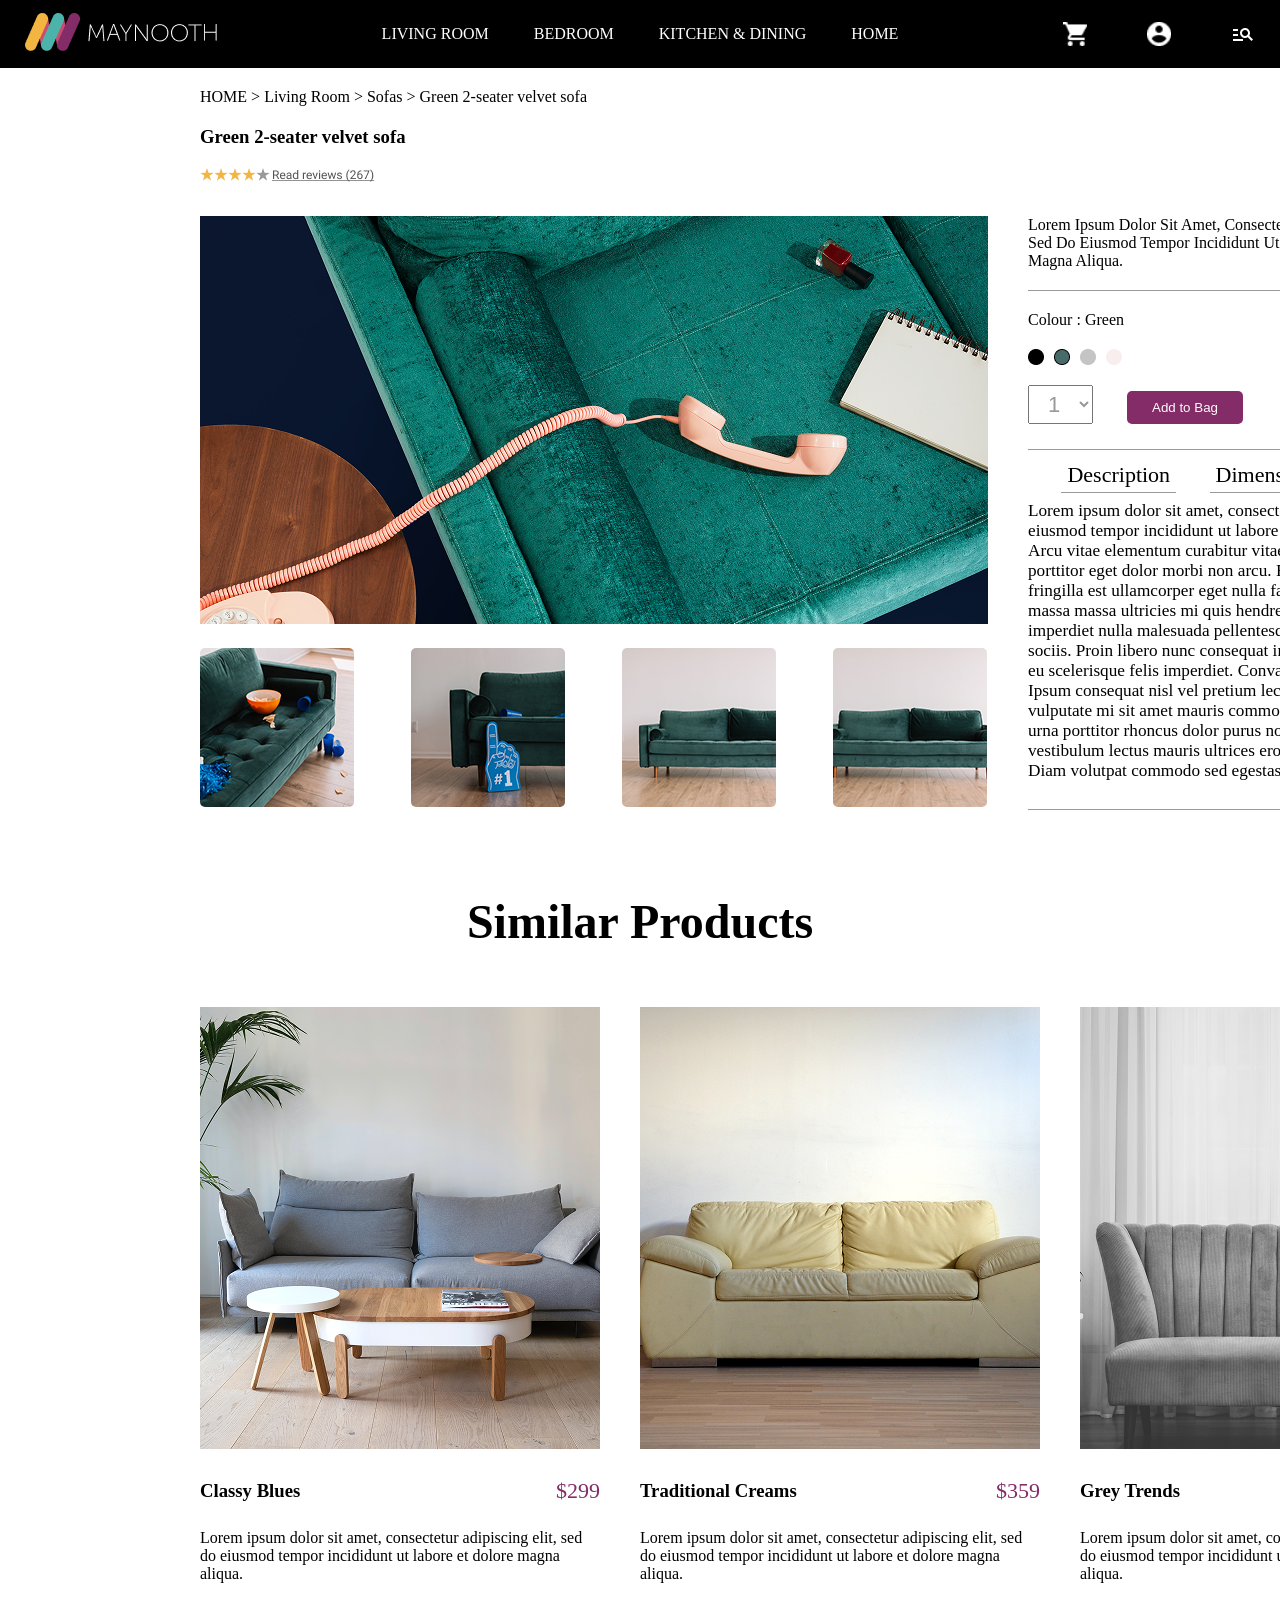
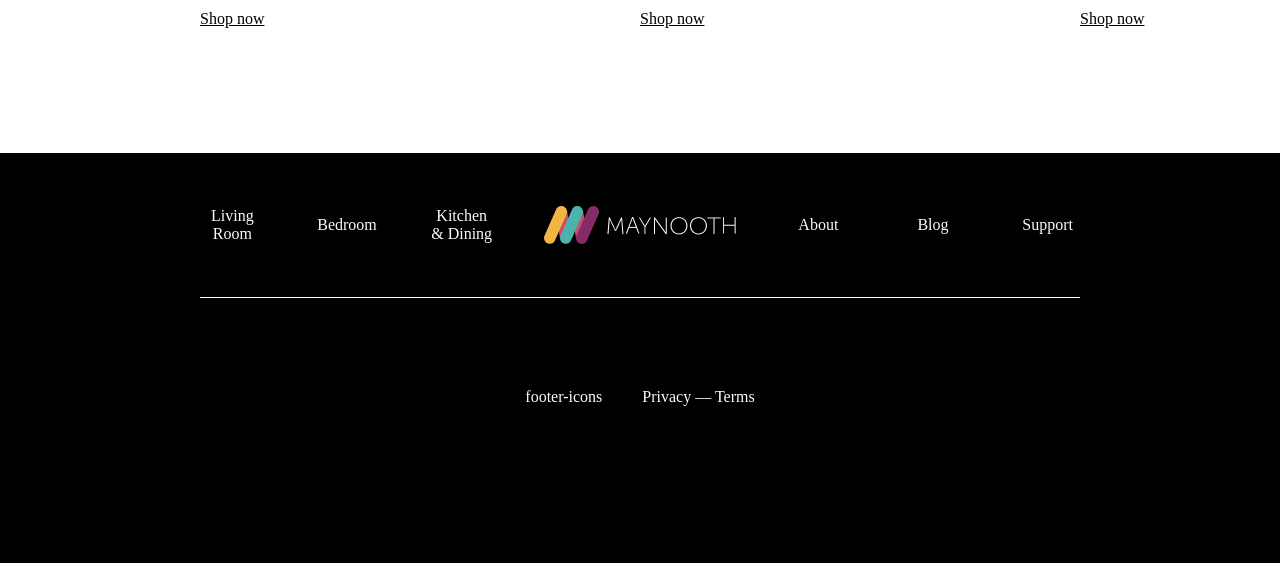
<file: product3.html>
<!doctype html>
<html lang="en">
  <head>
    <meta charset="UTF-8" />
    <meta name="viewport" content="width=device-width, initial-scale=1.0" />
    <title>Products-tree</title>
    <link rel="stylesheet" href="./css/style.css" />
  </head>
  <body>
    <header>
      <nav>
        <div class="logo">
          <img src="./images/Logo-Maynooth-Option1 1.png" alt="" />
        </div>
        <div class="a">
          <a href="./living.html">LIVING ROOM</a>
          <a href="#">BEDROOM</a>
          <a href="#">KITCHEN & DINING</a>
          <a href="./index.html">HOME</a>
        </div>
        <div class="icons">
          <img src="./images/Vector.png" alt="" />
          <img src="./images/Vector (1).png" alt="" />
          <img src="./images/manage_search_black_24dp 1.png" alt="" />
        </div>
      </nav>
      <div class="product-header">
        <p>HOME > Living Room > Sofas > Green 2-seater velvet sofa</p>
        <h3>Green 2-seater velvet sofa</h3>
        <img src="./images/star-rating (1).png" alt="" />
      </div>
    </header>
    <main>
      <div class="main-products">
        <div class="product-main-one">
          <div class="images">
            <img src="./images/Rectangle 47 (3).png" alt="" />
            <div class="imgs">
              <a href="./product1.html"> <img src="./images/Rectangle 48.png" alt="" /></a>
              <a href="./product2.html"><img src="./images/Rectangle 49.png" alt="" /></a>
              <a href="./product.html"><img src="./images/Rectangle 48 (1).png" alt="" /></a>
              <a href="./product.html"><img src="./images/Rectangle 51.png" alt="" /></a>
            </div>
          </div>
        </div>
        <div class="product-main-two">
          <div class="text-top">
            <p>
              Lorem Ipsum Dolor Sit Amet, Consectetur Adipiscing Elit, Sed Do
              Eiusmod Tempor Incididunt Ut Labore Et Dolore Magna Aliqua.
            </p>
            <span>$299</span>
          </div>
          <div class="text-medium">
            <p>Colour : Green</p>
            <div class="img-circle">
              <img src="./images/Ellipse 3.png" alt="" />
              <img src="./images/Ellipse 4.png" alt="" />
              <img src="./images/Ellipse 5.png" alt="" />
              <img src="./images/Ellipse 6.png" alt="" />
            </div>
            <select name="1" id="" placeholder="1">
              <option value="">1</option>
              <option value="">2</option>
              <option value="">3</option>
            </select>
            <button>Add to Bag</button>
          </div>
          <div class="text-botton">
            <div class="ps">
              <p>Description</p>
              <p>Dimensions</p>
              <p>Details</p>
            </div>
            <p>
              Lorem ipsum dolor sit amet, consectetur adipiscing elit, sed do
              eiusmod tempor incididunt ut labore et dolore magna aliqua. Arcu
              vitae elementum curabitur vitae. Pellentesque sit amet porttitor
              eget dolor morbi non arcu. Elementum facilisis leo vel fringilla
              est ullamcorper eget nulla facilisi. Pharetra pharetra massa massa
              ultricies mi quis hendrerit dolor. Tempus imperdiet nulla
              malesuada pellentesque elit eget gravida cum sociis. Proin libero
              nunc consequat interdum. Metus vulputate eu scelerisque felis
              imperdiet. Convallis a cras semper auctor. Ipsum consequat nisl
              vel pretium lectus. Auctor elit sed vulputate mi sit amet mauris
              commodo quis. Magna fringilla urna porttitor rhoncus dolor purus
              non enim. Placerat vestibulum lectus mauris ultrices eros in
              cursus turpis massa. Diam volutpat commodo sed egestas egestas
              fringilla phasellus.
            </p>
          </div>
        </div>
      </div>
      <div class="product-main">
        <div class="text-product">
          <h1>Similar Products</h1>
        </div>
        <div class="kard-group">
          <div class="kard">
            <img src="./images/Rectangle 2 (3).png" alt="" />
            <div class="sum">
              <h3>Classy Blues</h3>
              <span>$299</span>
            </div>
            <p>
              Lorem ipsum dolor sit amet, consectetur adipiscing elit, sed do
              eiusmod tempor incididunt ut labore et dolore magna aliqua.
            </p>
            <a href="#">Shop now</a>
          </div>
          <div class="kard">
            <img src="./images/Rectangle 2 (4).png" alt="" />
            <div class="sum">
              <h3>Traditional Creams</h3>
              <span>$359</span>
            </div>
            <p>
              Lorem ipsum dolor sit amet, consectetur adipiscing elit, sed do
              eiusmod tempor incididunt ut labore et dolore magna aliqua.
            </p>
            <a href="#">Shop now</a>
          </div>
          <div class="kard">
            <img src="./images/Rectangle 2 (5).png" alt="" />
            <div class="sum">
              <h3>Grey Trends</h3>
              <span>$599</span>
            </div>
            <p>
              Lorem ipsum dolor sit amet, consectetur adipiscing elit, sed do
              eiusmod tempor incididunt ut labore et dolore magna aliqua.
            </p>
            <a href="#">Shop now</a>
          </div>
        </div>
      </div>
    </main>
    <footer>
        <div class="footer-links">
          <a href="#">Living Room</a>
          <a href="#">Bedroom</a>
          <a href="#">Kitchen & Dining</a>
          <img src="./images/Logo-Maynooth-Option1 1.png" alt="" />
          <a href="#">About</a>
          <a href="#">Blog</a>
          <a href="#">Support</a>
        </div>
        <div class="footer-icons">
          <i class="fa-brands fa-google-plus"></i>
          <i class="fa-brands fa-square-instagram"></i>
          <i class="fa-brands fa-square-twitter"></i>
          <i class="fa-brands fa-facebook"></i>
          <div class="p">
            <p>footer-icons</p>
            <p>Privacy — Terms</p>
          </div>
        </div>
      </footer>
  </body>
</html>
</file>
<file: css/style.css>
* {
  margin: 0;
  padding: 0;
  box-sizing: border-box;
}
nav {
  display: flex;
  background-color: rgba(0, 0, 0, 1);
  gap: 165px;
  justify-content: center;
  padding: 13px 0px;
  align-items: center;
}
.a {
  display: flex;
  gap: 45px;
}
.a a {
  text-decoration: none;
  color: rgba(255, 255, 255, 1);
}
.a a:hover{
  color:blue;
}
.icons {
  display: flex;
  gap: 60px;
}
.icons img {
  width: 24px;
  object-fit: cover;
}
.header-main {
  width: 100%;
  height: 700px;
  background-color: rgba(242, 242, 242, 1);
  position: relative;
}
.header-text {
  width: 100%;
  display: flex;
  justify-content: center;
  padding: 60px 0px 0px 0px;
}
.text {
  /* width: 787px; */
  text-align: center;
}
.text h1 {
  font-size: 48px;
  font-weight: 700;
}
.text p {
  width: 500px;
  text-align: center;
  font-size: 18px;
  color: rgba(0, 0, 0, 1);
  margin-top: 32px;
}
.text button {
  padding: 16px 57px;
  background-color: rgba(132, 44, 104, 1);
  border: none;
  color: rgba(255, 255, 255, 1);
  cursor: pointer;
  border-radius: 5px;
}
.text button:hover {
  background-color: red;
  border-radius: 10px;
}
.header-img {
  width: 100%;
  position: absolute;
  bottom: 0px;
  display: flex;
  justify-content: center;
}
.header-botton h1 {
  font-size: 50px;
  margin-left: 200px;
  margin: 42px 200px;
}
.main-top-kards .kard {
  width: 500px;
  /* gap: 20px; */
}
.main-top-kards .kard p {
  font-size: 22px;
  padding: 14px 2px;
}
.main-top-kards .kard a {
  text-decoration: none;
  color: rgba(0, 0, 0, 1);
  border-bottom: 1px solid black;
  cursor: pointer;
}
.main-top-kards .two-kard {
  display: flex;
  gap: 160px;
  /* justify-content: center; */
  margin-left: 180px;
  margin-bottom: 10px;
}
.main-top-kards .two-kard .kard {
  /* display: flex; */
  gap: 20px;
}
.main-boxs h1 {
  font-size: 48px;
  line-height: 100%;
  font-weight: 700;
  display: flex;
  padding: 50px 180px;
}
.main-boxs .box img {
  width: 400px;
}
.main-boxs .box h2 {
  width: 400px;
  font-size: 28px;
  font-weight: 400;
  line-height: 100%;
}
.main-boxs .box p {
  width: 400px;
  font-size: 18px;
  line-height: 141%;
  font-weight: 400;
  margin: 20px 0px;
}
.main-boxs .box a {
  text-decoration: none;
  color: rgba(0, 0, 0, 1);
  border-bottom: 2px solid black;
}

.main-boxs .boxs {
  display: flex;
  gap: 40px;
  justify-content: center;
  padding-bottom: 100px;
}
.main-button-img {
  display: flex;
  justify-content: center;
  margin-bottom: 52px;
}
.main-button-img .img-text {
  width: 440px;
  height: 724px;
  background-color: rgba(196, 196, 196, 1);
}
.main-button-img .img-text h1 {
  height: 362px;
  font-size: 48px;
  font-weight: 700;
  color: rgba(0, 0, 0, 1);
  display: flex;
  align-items: end;
  justify-content: center;
}
.main-button-img .img-text h2 {
  display: flex;
  margin-top: 15px;
  justify-content: center;

  font-size: 46px;
  color: rgba(132, 44, 104, 1);
}
footer {
  width: 100%;
  height: 410px;
  background-color: rgba(0, 0, 0, 1);
}
footer .footer-links {
  display: flex;
  gap: 50px;
  justify-content: center;
  align-items: center;
  padding: 53px 0px 53px 0px;
  border-bottom: 1px solid rgba(255, 255, 255, 1);
  margin: 40px 200px;
}
footer .footer-links a {
  width: 300px;
  text-decoration: none;
  color: snow;
  text-align: center;
}
footer .footer-links a:hover {
  color: blue;
}
.footer-icons {
  text-align: center;
  color: snow;
  margin-top: 30px;
}

.footer-icons i {
  color: snow;
  border-radius: 50%;
  font-size: 40px;
}
.footer-icons .p {
  width: 100%;
  display: flex;
  gap: 40px;
  justify-content: center;
  align-items: center;
  margin-top: 90px;
}
.header-box {
  width: 100%;
  height: 545px;
  background-color: rgba(242, 242, 242, 1);
  margin-bottom: 107px;
}
.header-box-img {
  display: flex;
  justify-content: center;
  align-items: center;
  position: relative;
}
.header-box p {
  width: 450px;
  position: absolute;
  top: 100px;
  right: 400px;
}
.header-box img {
  position: relative;
}
.header-box-img .img {
  position: absolute;
  top: 400px;
  right: 300px;
}
.group {
  background-color: rgba(242, 242, 242, 1);
  display: inline-block;
}
.group p {
  padding: 36px 0px 29px 0px;
  font-size: 28px;
  text-align: center;
}
.main-hero h1 {
  text-align: center;
  font-size: 48px;
  margin: 52px 0px 52px 0px;
}
.one-groups {
  display: flex;
  gap: 52px;
  justify-content: center;
  margin-bottom: 52px;
}
.main-kontent {
  width: 100%;
  height: 600px;
  background-color: rgba(242, 242, 242, 1);
  /* box-shadow: 0px 5px 10px black; */
  /* margin-bottom: 200px; */
}
.obwi {
  display: flex;
  gap: 100px;
  justify-content: center;
  margin-top: 42px;
}
.izoh h1 {
  font-size: 48px;
  margin-left: 190px;
}
.obwi-text h1 {
  width: 270px;
  font-size: 20px;
  font-weight: 700;
}
.obwi-text .pp {
  width: 535px;
  font-size: 20px;
  font-weight: 400;
  margin-top: 24px;
}
ul {
  margin-top: 42px;
  margin-left: 20px;
}
ul li {
  font-size: 29px;
}
ul li p {
  font-size: 20px;
}
.obwi-text button {
  padding: 10px 14px 11px 13px;
  background-color: rgba(132, 44, 104, 1);
  border-radius: 5px;
  color: snow;
  border: none;
  margin-top: 30px;
}
.kard-one {
  padding: 46px 38px 18px 38px;
  background-color: rgba(196, 196, 196, 1);
  display: inline-block;
  text-align: center;
}
.kard-one span p {
  color: rgba(132, 44, 104, 1);
  margin-top: 25px;
  font-size: 25px;
}
.kard-one p {
  margin-top: 15px;
  font-size: 25px;
}
.kard-group .kards {
  display: flex;
  gap: 40px;
  justify-content: center;
}
.izzoh h1 {
  margin: 52px 0px 52px 190px;
}
.kards :nth-child(1) img:hover {
  border-radius: 50%;
}
.kards :nth-child(2) img:hover {
  border-radius: 50%;
}
.kards :nth-child(3) img:hover {
  border-radius: 50%;
}
.kards :nth-child(4) img:hover {
  border-radius: 50%;
}
.main-one {
  width: 240px;
  height: 560px;
  margin-left: 200px;
  margin-top: 40px;
  border-right: 2px solid rgba(196, 196, 196, 1);
  color: rgba(0, 0, 0, 1);
}
.main-one h2 {
  width: 200px;
  font-size: 22px;
  font-weight: 400;
  padding: 18px 0px 18px 0px;
  border-bottom: 1px solid rgba(196, 196, 196, 1);
}
.main-one label {
  width: 200px;
  display: flex;
  gap: 50px;
  padding: 3px;
  justify-content: space-between;
}
.main-one a {
  display: block;
  width: 200px;
  color: black;
  padding: 27px 0px 15px 2px;
  border-bottom: 1px solid rgba(196, 196, 196, 1);
}
.main-products {
  display: flex;
  gap: 40px;
}
.main-two {
  margin-top: 80px;
}
.tree-kards .kard {
  width: 290px;
  padding-bottom: 20px;
  border-bottom: 1px solid rgba(196, 196, 196, 1);
}
.tree-kards .kard .kard-medium {
  display: flex;
  justify-content: space-between;
  margin-top: 8px;
}
.tree-kards .kard .kard-medium span {
  font-size: 20px;
  color: rgba(132, 44, 104, 1);
}
.tree-kards .kard button {
  background-color: rgba(229, 229, 229, 1);
  border: 1x solid rgba(0, 0, 0, 1);
  border-radius: 2px;
  padding: 7px 25px;
  display: block;
  margin: 0 auto;
  margin-top: 10px;
}
.tree-kards .kard button:hover {
  border-radius: 7px;
  background-color: darkblue;
  color: snow;
}
.main-two-kards .tree-kards {
  display: flex;
  gap: 50px;
  margin-bottom: 30px;
}
.buttons {
  display: flex;
  justify-content: end;
  gap: 7px;
  margin-bottom: 30px;
}
.buttons button {
  padding: 10px 10px;
  color: rgba(153, 153, 153, 1);
}
.product-header {
  margin-left: 200px;
}
.product-header p {
  display: block;
  padding: 20px 0px;
}
.product-header h3 {
  padding: 0px 0px 20px 0px;
}
.product-main-one .images {
  margin-left: 200px;
  margin-top: 30px;
}
.product-main-one .images .imgs {
  display: flex;
  gap: 57px;
  margin-top: 20px;
}
.product-main-one .images .imgs img {
  border-radius: 5px;
}
.product-main-one .images .imgs img:active {
  transform: scale(0.95);
  border-radius: 10px;
}
.product-main-two {
  width: 440px;
  margin-top: 30px;
}
.product-main-two .text-top {
  display: flex;
  justify-content: space-between;
  padding-bottom: 20px;
  border-bottom: 1px solid rgba(153, 153, 153, 1);
}
.product-main-two .text-top p {
  width: 400px;
  font-size: 16px;
}
.product-main-two .text-top span {
  color: rgba(132, 44, 104, 1);
  font-size: 22px;
  padding-top: 10px;
}
.text-medium {
  padding-bottom: 20px;
  border-bottom: 1px solid rgba(153, 153, 153, 1);
}
.text-medium p {
  font-size: 16px;
  padding: 20px 0px 20px 0px;
}
.text-medium .img-circle {
  display: flex;
  gap: 10px;
  padding: 0px 0px 20px 0px;
}
.text-medium select {
  padding: 5px 15px;
  font-size: 22px;
  color: rgba(153, 153, 153, 1);
}
.text-medium button {
  padding: 9px 25px;
  background-color: rgba(132, 44, 104, 1);
  border-radius: 5px;
  border: none;
  margin-left: 30px;
  margin-bottom: 5px;
  color: snow;
  cursor: pointer;
}
.text-botton .ps {
  display: flex;
  justify-content: space-evenly;
  margin: 8px 0px;
}
.text-botton .ps p {
  font-size: 22px;
  padding: 4px 6px;
  cursor: pointer;
}
.text-botton .ps p:hover {
  background-color: rgba(229, 229, 229, 1);
}
.text-botton p {
  padding-bottom: 28px;
  font-size: 17.22px;
  border-bottom: 1px solid rgba(153, 153, 153, 1);
}
.product-main .text-product h1 {
  width: 100%;
  font-size: 48px;
  text-align: center;
  margin: 83px 0px 58px 0px;
}
.product-main .kard-group {
  display: flex;
  margin: 0px 200px 120px 200px;
  gap: 40px;
}
.product-main .kard-group .kard {
  width: 400px;
}
.product-main .kard-group .kard .sum {
  display: flex;
  justify-content: space-between;
  padding: 25px 0px 25px 0px;
  align-items: center;
}
.product-main .kard-group .kard .sum span {
  font-size: 22px;
  color: rgba(132, 44, 104, 1);
}
.product-main .kard-group .kard a {
  display: block;
  color: black;
  margin: 27px 0px 5px 0px;
}
.category-main {
  display: flex;
  gap: 50px;
}
</file>
